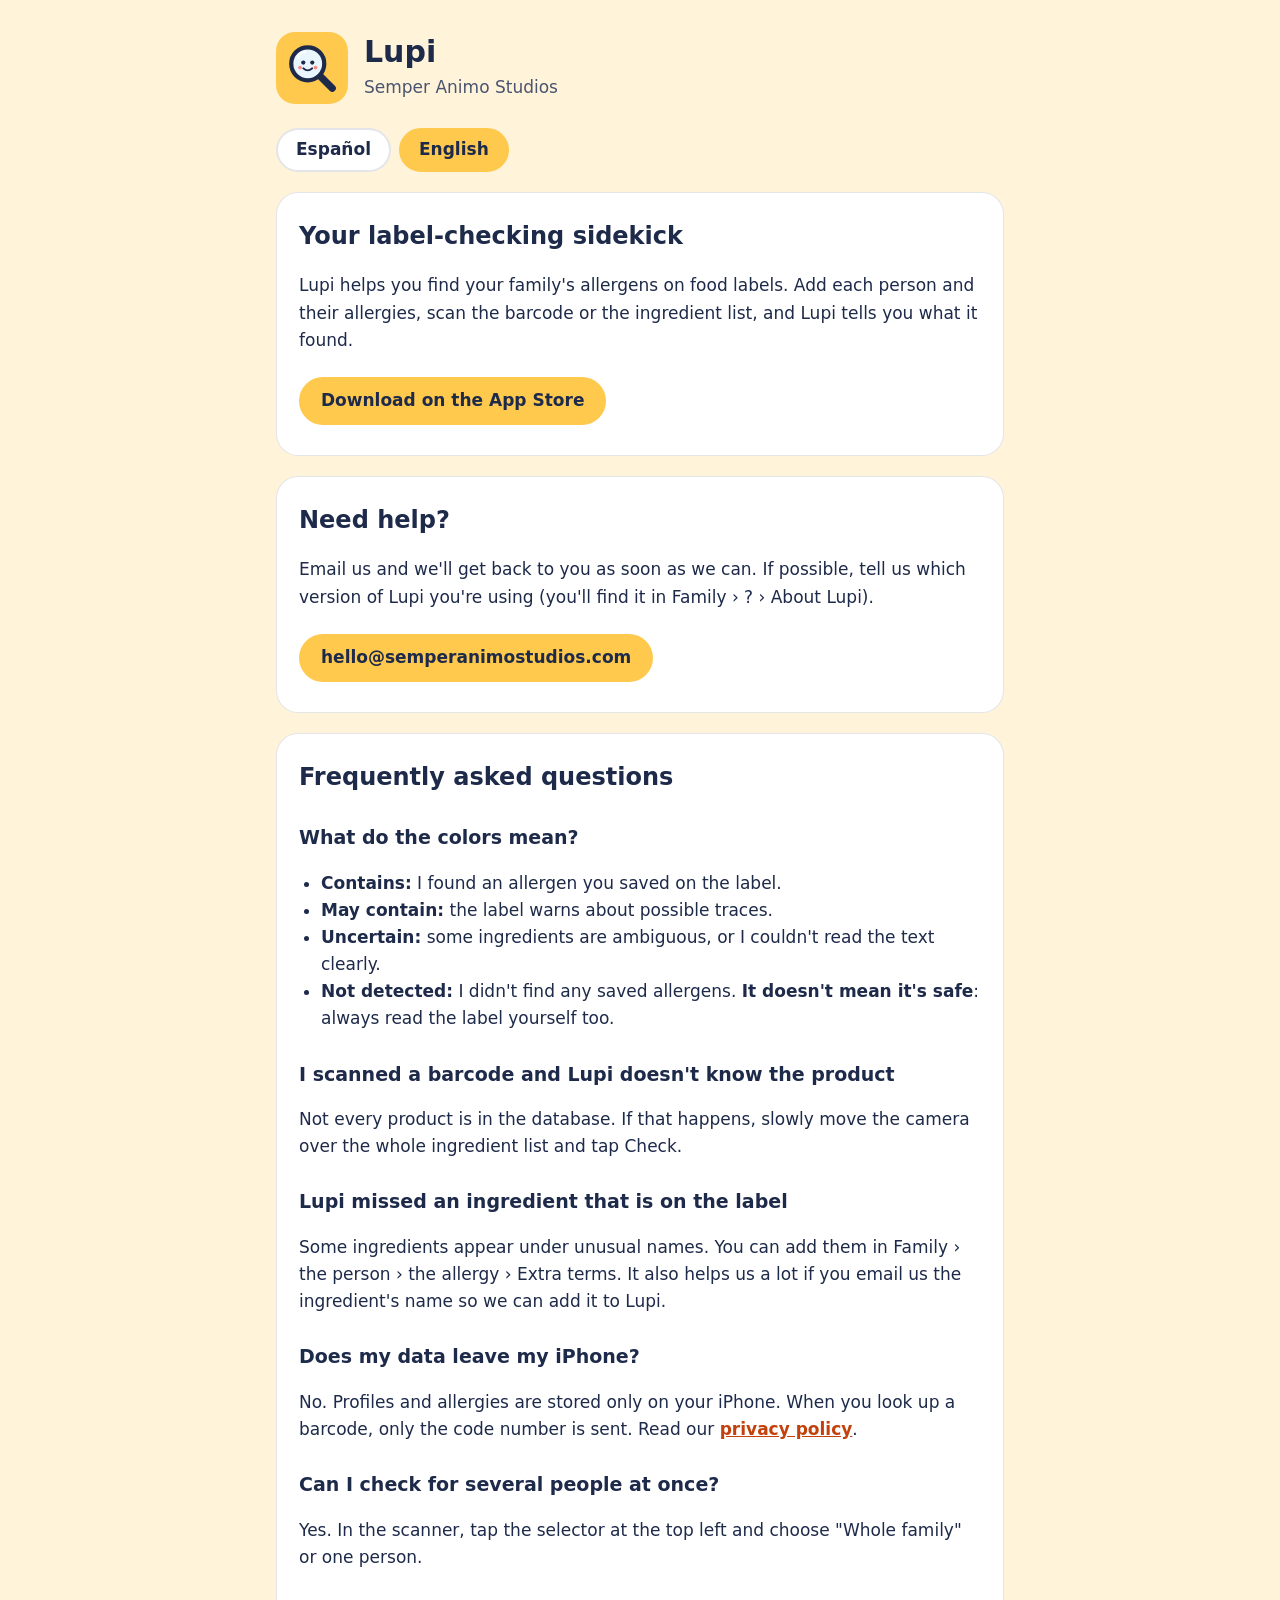
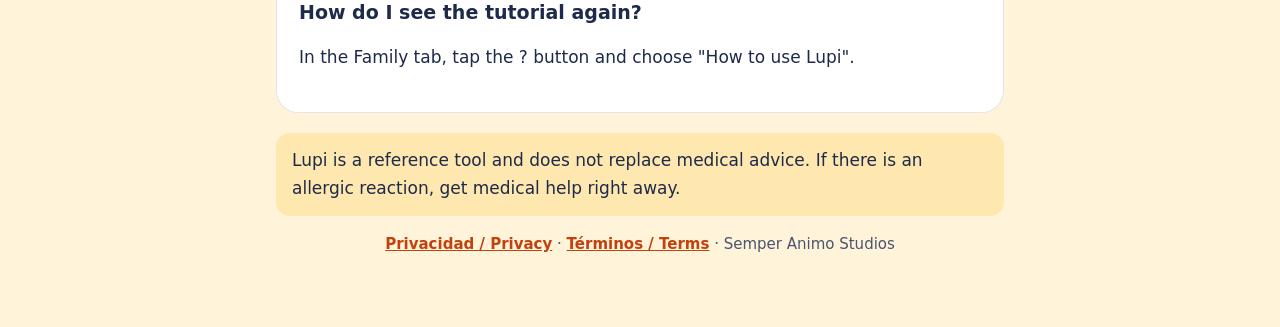
<file: index.html>
<!doctype html>
<html lang="es">
<head>
<meta charset="utf-8">
<meta name="viewport" content="width=device-width, initial-scale=1">
<title>Lupi · Ayuda y soporte</title>
<meta name="titulo-es" content="Lupi · Ayuda y soporte">
<meta name="titulo-en" content="Lupi · Help & Support">
<meta name="description" content="Lupi te ayuda a revisar etiquetas de alimentos para encontrar los alérgenos de tu familia. Ayuda, preguntas frecuentes y contacto.">
<link rel="stylesheet" href="lupi.css">
<script src="lupi.js"></script>
</head>
<body>
<main class="contenedor">

  <header class="encabezado">
    <div class="insignia">
      <svg viewBox="0 0 512 512" aria-hidden="true">
        <line x1="318" y1="318" x2="418" y2="418" stroke="#1E2A4A" stroke-width="58" stroke-linecap="round"/>
        <circle cx="222" cy="222" r="132" fill="#EAF6FF" stroke="#1E2A4A" stroke-width="34"/>
        <path d="M140 180 Q152 140 200 128" fill="none" stroke="#fff" stroke-width="16" stroke-linecap="round"/>
        <circle cx="186" cy="212" r="17" fill="#1E2A4A"/><circle cx="258" cy="212" r="17" fill="#1E2A4A"/>
        <circle cx="160" cy="252" r="15" fill="#FF8A80"/><circle cx="284" cy="252" r="15" fill="#FF8A80"/>
        <path d="M186 258 Q222 292 258 258" fill="none" stroke="#1E2A4A" stroke-width="14" stroke-linecap="round"/>
      </svg>
    </div>
    <div>
      <h1>Lupi</h1>
      <p>Semper Animo Studios</p>
    </div>
  </header>

  <nav class="idiomas" aria-label="Idioma / Language">
    <a href="#es" data-l="es" lang="es">Español</a>
    <a href="#en" data-l="en" lang="en">English</a>
  </nav>

  <!-- ===================== ESPAÑOL ===================== -->
  <div data-idioma="es" lang="es">
    <section class="tarjeta">
      <h2>Tu ayudante para revisar etiquetas</h2>
      <p>Lupi te ayuda a encontrar los alérgenos de tu familia en las etiquetas de los alimentos. Registra a cada persona con sus alergias, escanea el código de barras o la lista de ingredientes, y Lupi te dice qué encontró.</p>
      <a class="boton" href="https://apps.apple.com/app/id1306382446">Descargar en el App Store</a>
    </section>

    <section class="tarjeta">
      <h2>¿Necesitas ayuda?</h2>
      <p>Escríbenos y te respondemos lo antes posible. Si puedes, dinos qué versión de Lupi usas (la encuentras en Familia › ? › Acerca de Lupi).</p>
      <a class="boton" href="mailto:hello@semperanimostudios.com?subject=Ayuda%20con%20Lupi">hello@semperanimostudios.com</a>
    </section>

    <section class="tarjeta">
      <h2>Preguntas frecuentes</h2>

      <h3>¿Qué significan los colores?</h3>
      <ul>
        <li><strong>Contiene:</strong> encontré en la etiqueta un alérgeno que registraste.</li>
        <li><strong>Puede contener:</strong> la etiqueta avisa de posibles trazas.</li>
        <li><strong>Incierto:</strong> hay ingredientes ambiguos o no pude leer bien el texto.</li>
        <li><strong>No detectado:</strong> no encontré alérgenos registrados. <strong>No significa que sea seguro</strong>: lee siempre la etiqueta tú también.</li>
      </ul>

      <h3>Escaneé un código de barras y Lupi no conoce el producto</h3>
      <p>No todos los productos están en la base de datos. En ese caso, mueve la cámara despacio por toda la lista de ingredientes y toca Revisar.</p>

      <h3>Lupi no detectó un ingrediente que sí está en la etiqueta</h3>
      <p>Algunos ingredientes aparecen con nombres poco comunes. Puedes agregarlos en Familia › la persona › la alergia › Términos adicionales. También nos ayuda mucho que nos escribas con el nombre del ingrediente para agregarlo a Lupi.</p>

      <h3>¿Mis datos salen de mi iPhone?</h3>
      <p>No. Los perfiles y las alergias se guardan solo en tu iPhone. Al buscar por código de barras, solo se envía el número del código. Lee nuestra <a href="privacidad/">política de privacidad</a>.</p>

      <h3>¿Puedo revisar para varias personas a la vez?</h3>
      <p>Sí. En el escáner, toca el selector de arriba a la izquierda y elige "Toda la familia" o una persona.</p>

      <h3>¿Cómo vuelvo a ver el tutorial?</h3>
      <p>En la pestaña Familia, toca el botón ? y elige "Cómo usar Lupi".</p>
    </section>

    <div class="destacado">
      Lupi es una herramienta de referencia y no sustituye el consejo médico. Ante una reacción alérgica, busca atención médica de inmediato.
    </div>
  </div>

  <!-- ===================== ENGLISH ===================== -->
  <div data-idioma="en" lang="en">
    <section class="tarjeta">
      <h2>Your label-checking sidekick</h2>
      <p>Lupi helps you find your family's allergens on food labels. Add each person and their allergies, scan the barcode or the ingredient list, and Lupi tells you what it found.</p>
      <a class="boton" href="https://apps.apple.com/app/id1306382446">Download on the App Store</a>
    </section>

    <section class="tarjeta">
      <h2>Need help?</h2>
      <p>Email us and we'll get back to you as soon as we can. If possible, tell us which version of Lupi you're using (you'll find it in Family › ? › About Lupi).</p>
      <a class="boton" href="mailto:hello@semperanimostudios.com?subject=Lupi%20support">hello@semperanimostudios.com</a>
    </section>

    <section class="tarjeta">
      <h2>Frequently asked questions</h2>

      <h3>What do the colors mean?</h3>
      <ul>
        <li><strong>Contains:</strong> I found an allergen you saved on the label.</li>
        <li><strong>May contain:</strong> the label warns about possible traces.</li>
        <li><strong>Uncertain:</strong> some ingredients are ambiguous, or I couldn't read the text clearly.</li>
        <li><strong>Not detected:</strong> I didn't find any saved allergens. <strong>It doesn't mean it's safe</strong>: always read the label yourself too.</li>
      </ul>

      <h3>I scanned a barcode and Lupi doesn't know the product</h3>
      <p>Not every product is in the database. If that happens, slowly move the camera over the whole ingredient list and tap Check.</p>

      <h3>Lupi missed an ingredient that is on the label</h3>
      <p>Some ingredients appear under unusual names. You can add them in Family › the person › the allergy › Extra terms. It also helps us a lot if you email us the ingredient's name so we can add it to Lupi.</p>

      <h3>Does my data leave my iPhone?</h3>
      <p>No. Profiles and allergies are stored only on your iPhone. When you look up a barcode, only the code number is sent. Read our <a href="privacidad/#en">privacy policy</a>.</p>

      <h3>Can I check for several people at once?</h3>
      <p>Yes. In the scanner, tap the selector at the top left and choose "Whole family" or one person.</p>

      <h3>How do I see the tutorial again?</h3>
      <p>In the Family tab, tap the ? button and choose "How to use Lupi".</p>
    </section>

    <div class="destacado">
      Lupi is a reference tool and does not replace medical advice. If there is an allergic reaction, get medical help right away.
    </div>
  </div>

  <footer class="pie">
    <p><a href="privacidad/">Privacidad / Privacy</a> · <a href="terminos/">Términos / Terms</a> · Semper Animo Studios</p>
  </footer>
</main>
</body>
</html>
</file>
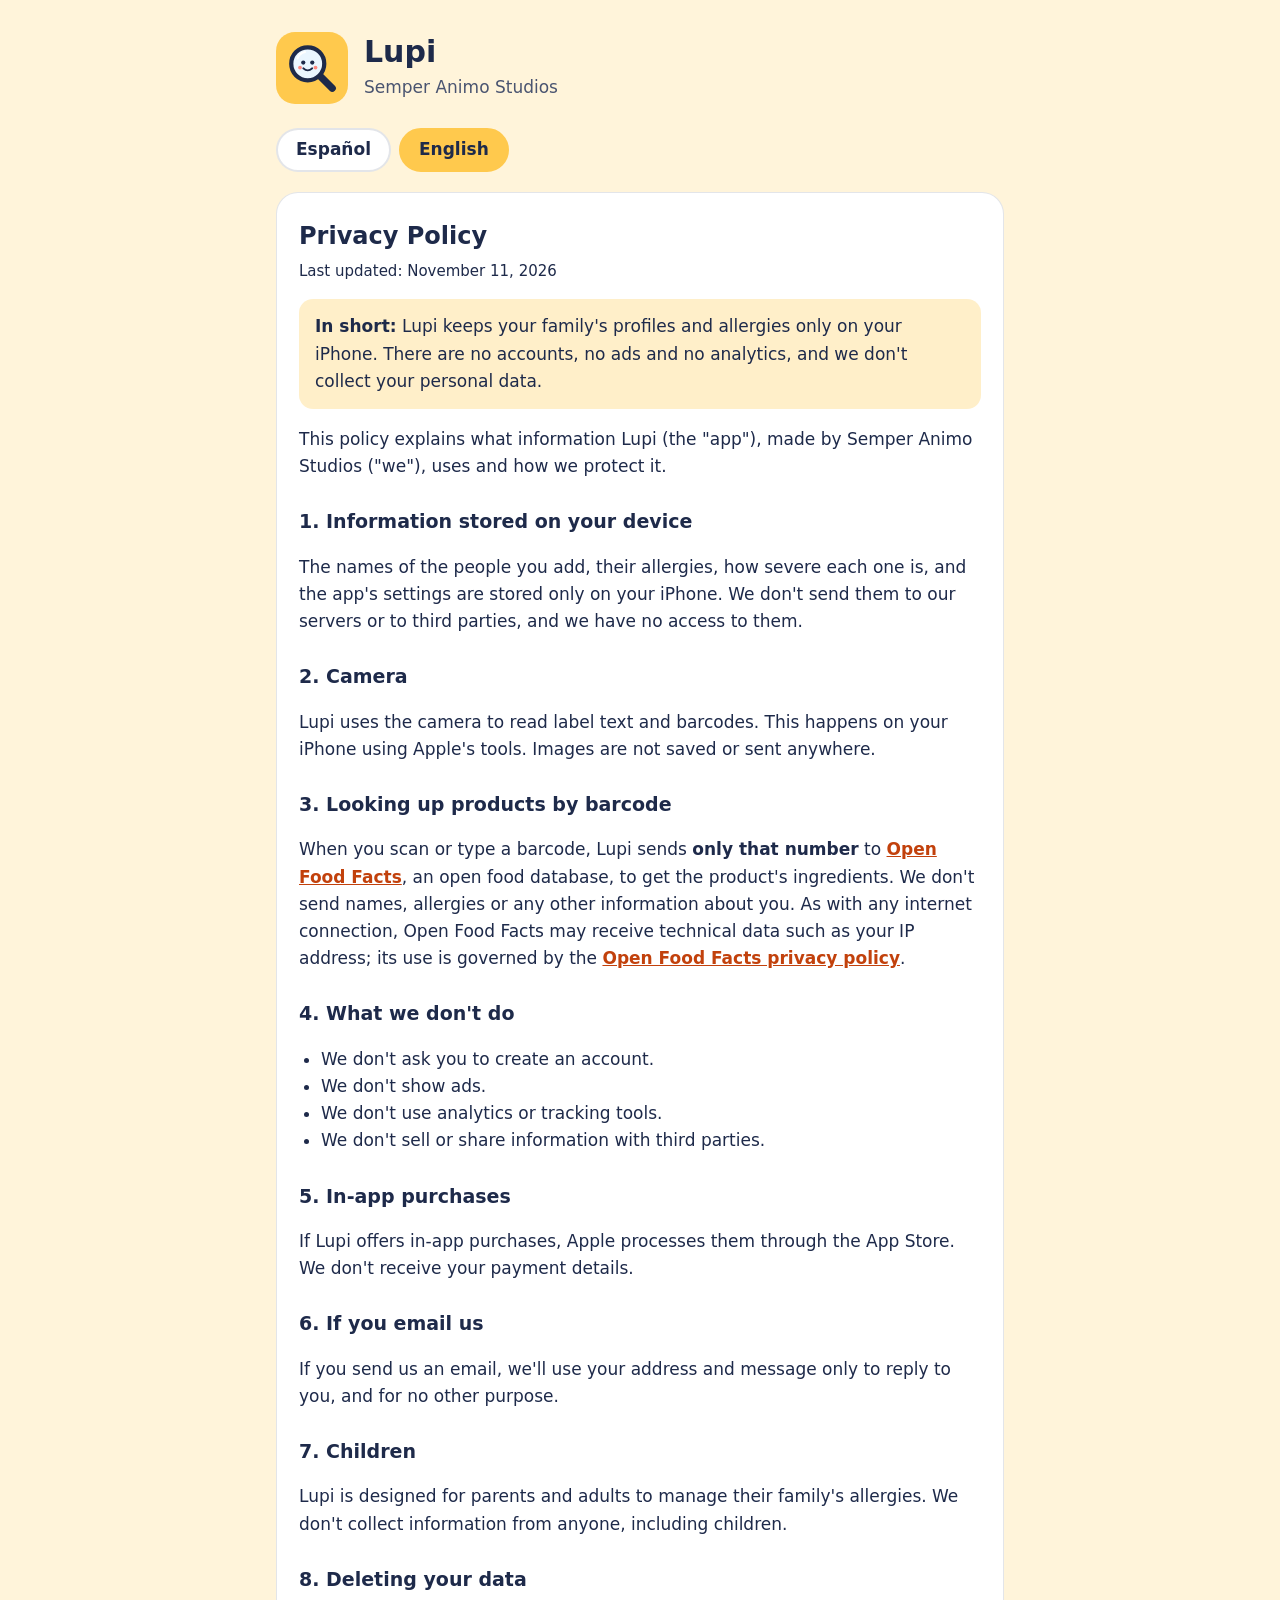
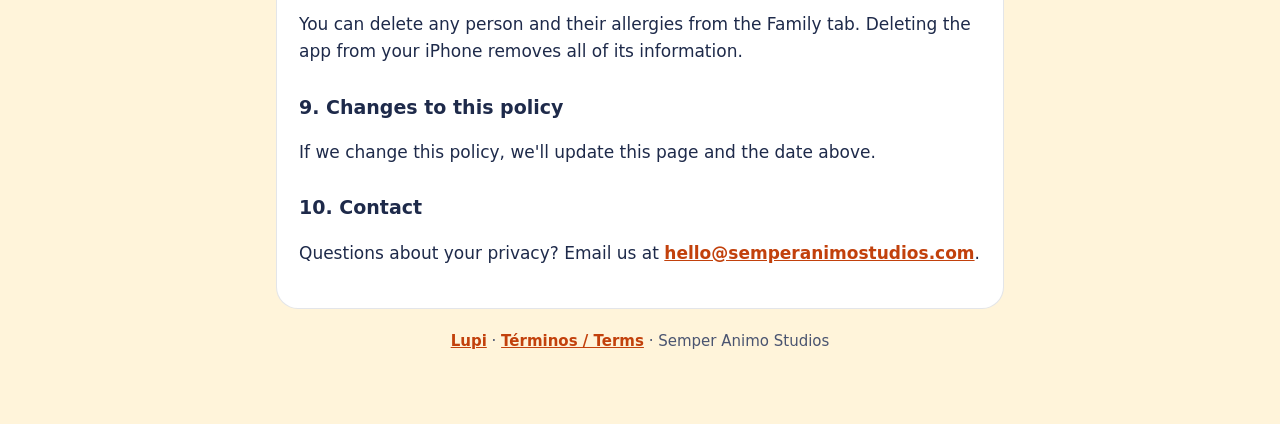
<file: privacidad/index.html>
<!doctype html>
<html lang="es">
<head>
<meta charset="utf-8">
<meta name="viewport" content="width=device-width, initial-scale=1">
<title>Lupi · Política de privacidad</title>
<meta name="titulo-es" content="Lupi · Política de privacidad">
<meta name="titulo-en" content="Lupi · Privacy Policy">
<meta name="description" content="Política de privacidad de Lupi, la app de Semper Animo Studios para revisar alergias en etiquetas de alimentos.">
<link rel="stylesheet" href="../lupi.css">
<script src="../lupi.js"></script>
</head>
<body>
<main class="contenedor">

  <header class="encabezado">
    <div class="insignia">
      <svg viewBox="0 0 512 512" aria-hidden="true">
        <line x1="318" y1="318" x2="418" y2="418" stroke="#1E2A4A" stroke-width="58" stroke-linecap="round"/>
        <circle cx="222" cy="222" r="132" fill="#EAF6FF" stroke="#1E2A4A" stroke-width="34"/>
        <path d="M140 180 Q152 140 200 128" fill="none" stroke="#fff" stroke-width="16" stroke-linecap="round"/>
        <circle cx="186" cy="212" r="17" fill="#1E2A4A"/><circle cx="258" cy="212" r="17" fill="#1E2A4A"/>
        <circle cx="160" cy="252" r="15" fill="#FF8A80"/><circle cx="284" cy="252" r="15" fill="#FF8A80"/>
        <path d="M186 258 Q222 292 258 258" fill="none" stroke="#1E2A4A" stroke-width="14" stroke-linecap="round"/>
      </svg>
    </div>
    <div>
      <h1>Lupi</h1>
      <p>Semper Animo Studios</p>
    </div>
  </header>

  <nav class="idiomas" aria-label="Idioma / Language">
    <a href="#es" data-l="es" lang="es">Español</a>
    <a href="#en" data-l="en" lang="en">English</a>
  </nav>

  <!-- ===================== ESPAÑOL ===================== -->
  <article class="tarjeta" data-idioma="es" lang="es">
    <h2>Política de privacidad</h2>
    <p class="fecha">Última actualización: 11 de noviembre de 2026</p>

    <div class="destacado">
      <strong>En resumen:</strong> Lupi guarda los perfiles y las alergias de tu familia solo en tu iPhone. No tenemos cuentas, no usamos publicidad ni analítica, y no recopilamos tus datos personales.
    </div>

    <p>Esta política explica qué información usa Lupi (la "app"), creada por Semper Animo Studios ("nosotros"), y cómo la protegemos.</p>

    <h3>1. Información que se guarda en tu dispositivo</h3>
    <p>Los nombres de las personas que registras, sus alergias, la severidad de cada una y los ajustes de la app se guardan únicamente en tu iPhone. No los enviamos a nuestros servidores ni a terceros, y nosotros no tenemos acceso a ellos.</p>

    <h3>2. Cámara</h3>
    <p>Lupi usa la cámara para leer el texto de las etiquetas y los códigos de barras. Esa lectura se hace dentro de tu iPhone con las herramientas de Apple. Las imágenes no se guardan ni se envían a ningún lado.</p>

    <h3>3. Búsqueda de productos por código de barras</h3>
    <p>Cuando escaneas o escribes un código de barras, Lupi envía <strong>solo ese número</strong> a <a href="https://world.openfoodfacts.org">Open Food Facts</a>, una base de datos abierta de alimentos, para obtener los ingredientes del producto. No enviamos nombres, alergias ni ningún otro dato tuyo. Como en cualquier conexión a internet, Open Food Facts puede recibir datos técnicos como tu dirección IP; su uso se rige por la <a href="https://world.openfoodfacts.org/privacy">política de privacidad de Open Food Facts</a>.</p>

    <h3>4. Lo que no hacemos</h3>
    <ul>
      <li>No pedimos crear una cuenta.</li>
      <li>No mostramos publicidad.</li>
      <li>No usamos herramientas de analítica ni de rastreo.</li>
      <li>No vendemos ni compartimos información con terceros.</li>
    </ul>

    <h3>5. Compras dentro de la app</h3>
    <p>Si Lupi ofrece compras dentro de la app, Apple las procesa a través del App Store. Nosotros no recibimos tus datos de pago.</p>

    <h3>6. Si nos escribes</h3>
    <p>Si nos envías un correo, usaremos tu dirección y tu mensaje solo para responderte. No los usaremos para otros fines.</p>

    <h3>7. Menores de edad</h3>
    <p>Lupi está pensada para que madres, padres y personas adultas administren las alergias de su familia. No recopilamos información de nadie, incluidos menores de edad.</p>

    <h3>8. Cómo borrar tus datos</h3>
    <p>Puedes borrar a cualquier persona y sus alergias desde la pestaña Familia. Si eliminas la app de tu iPhone, se borra toda su información.</p>

    <h3>9. Cambios a esta política</h3>
    <p>Si cambiamos esta política, actualizaremos esta página y la fecha de arriba.</p>

    <h3>10. Contacto</h3>
    <p>¿Dudas sobre tu privacidad? Escríbenos a <a href="mailto:hello@semperanimostudios.com">hello@semperanimostudios.com</a>.</p>
  </article>

  <!-- ===================== ENGLISH ===================== -->
  <article class="tarjeta" data-idioma="en" lang="en">
    <h2>Privacy Policy</h2>
    <p class="fecha">Last updated: November 11, 2026</p>

    <div class="destacado">
      <strong>In short:</strong> Lupi keeps your family's profiles and allergies only on your iPhone. There are no accounts, no ads and no analytics, and we don't collect your personal data.
    </div>

    <p>This policy explains what information Lupi (the "app"), made by Semper Animo Studios ("we"), uses and how we protect it.</p>

    <h3>1. Information stored on your device</h3>
    <p>The names of the people you add, their allergies, how severe each one is, and the app's settings are stored only on your iPhone. We don't send them to our servers or to third parties, and we have no access to them.</p>

    <h3>2. Camera</h3>
    <p>Lupi uses the camera to read label text and barcodes. This happens on your iPhone using Apple's tools. Images are not saved or sent anywhere.</p>

    <h3>3. Looking up products by barcode</h3>
    <p>When you scan or type a barcode, Lupi sends <strong>only that number</strong> to <a href="https://world.openfoodfacts.org">Open Food Facts</a>, an open food database, to get the product's ingredients. We don't send names, allergies or any other information about you. As with any internet connection, Open Food Facts may receive technical data such as your IP address; its use is governed by the <a href="https://world.openfoodfacts.org/privacy">Open Food Facts privacy policy</a>.</p>

    <h3>4. What we don't do</h3>
    <ul>
      <li>We don't ask you to create an account.</li>
      <li>We don't show ads.</li>
      <li>We don't use analytics or tracking tools.</li>
      <li>We don't sell or share information with third parties.</li>
    </ul>

    <h3>5. In-app purchases</h3>
    <p>If Lupi offers in-app purchases, Apple processes them through the App Store. We don't receive your payment details.</p>

    <h3>6. If you email us</h3>
    <p>If you send us an email, we'll use your address and message only to reply to you, and for no other purpose.</p>

    <h3>7. Children</h3>
    <p>Lupi is designed for parents and adults to manage their family's allergies. We don't collect information from anyone, including children.</p>

    <h3>8. Deleting your data</h3>
    <p>You can delete any person and their allergies from the Family tab. Deleting the app from your iPhone removes all of its information.</p>

    <h3>9. Changes to this policy</h3>
    <p>If we change this policy, we'll update this page and the date above.</p>

    <h3>10. Contact</h3>
    <p>Questions about your privacy? Email us at <a href="mailto:hello@semperanimostudios.com">hello@semperanimostudios.com</a>.</p>
  </article>

  <footer class="pie">
    <p><a href="../">Lupi</a> · <a href="../terminos/">Términos / Terms</a> · Semper Animo Studios</p>
  </footer>
</main>
</body>
</html>
</file>
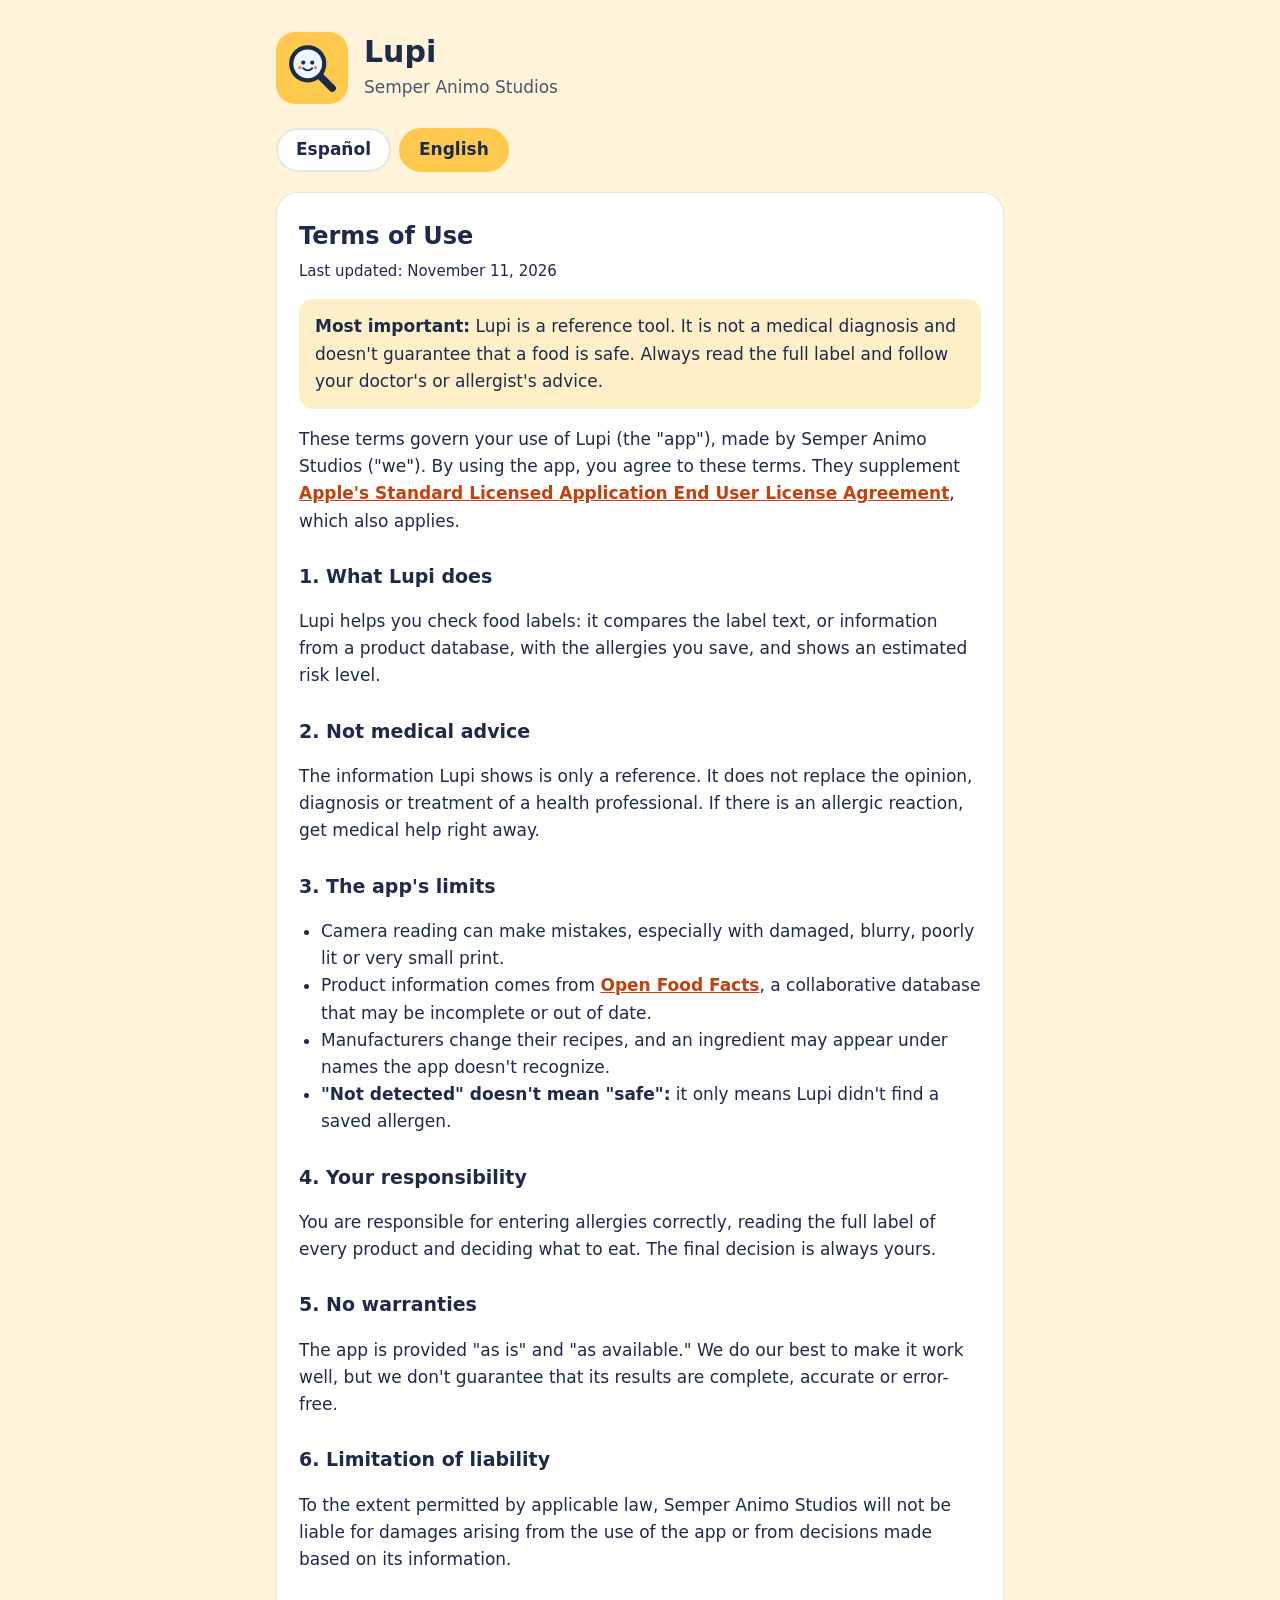
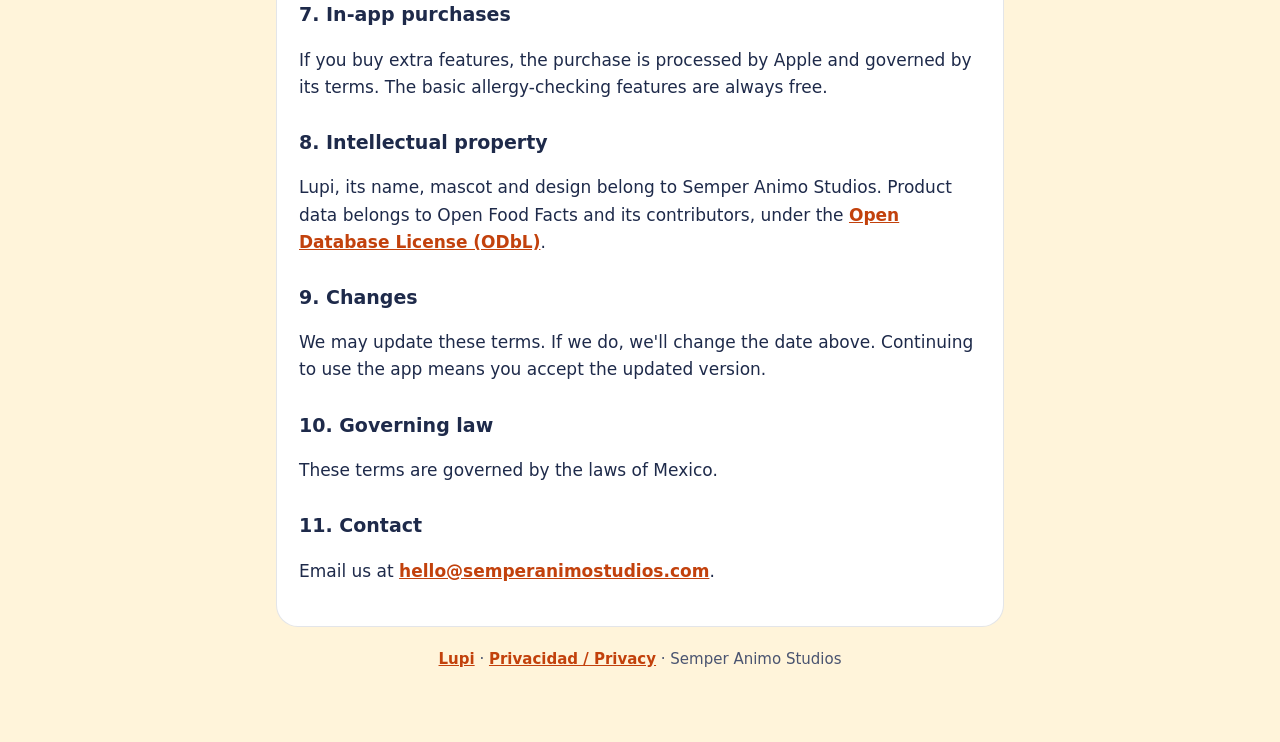
<file: terminos/index.html>
<!doctype html>
<html lang="es">
<head>
<meta charset="utf-8">
<meta name="viewport" content="width=device-width, initial-scale=1">
<title>Lupi · Términos de uso</title>
<meta name="titulo-es" content="Lupi · Términos de uso">
<meta name="titulo-en" content="Lupi · Terms of Use">
<meta name="description" content="Términos de uso de Lupi, la app de Semper Animo Studios para revisar alergias en etiquetas de alimentos.">
<link rel="stylesheet" href="../lupi.css">
<script src="../lupi.js"></script>
</head>
<body>
<main class="contenedor">

  <header class="encabezado">
    <div class="insignia">
      <svg viewBox="0 0 512 512" aria-hidden="true">
        <line x1="318" y1="318" x2="418" y2="418" stroke="#1E2A4A" stroke-width="58" stroke-linecap="round"/>
        <circle cx="222" cy="222" r="132" fill="#EAF6FF" stroke="#1E2A4A" stroke-width="34"/>
        <path d="M140 180 Q152 140 200 128" fill="none" stroke="#fff" stroke-width="16" stroke-linecap="round"/>
        <circle cx="186" cy="212" r="17" fill="#1E2A4A"/><circle cx="258" cy="212" r="17" fill="#1E2A4A"/>
        <circle cx="160" cy="252" r="15" fill="#FF8A80"/><circle cx="284" cy="252" r="15" fill="#FF8A80"/>
        <path d="M186 258 Q222 292 258 258" fill="none" stroke="#1E2A4A" stroke-width="14" stroke-linecap="round"/>
      </svg>
    </div>
    <div>
      <h1>Lupi</h1>
      <p>Semper Animo Studios</p>
    </div>
  </header>

  <nav class="idiomas" aria-label="Idioma / Language">
    <a href="#es" data-l="es" lang="es">Español</a>
    <a href="#en" data-l="en" lang="en">English</a>
  </nav>

  <!-- ===================== ESPAÑOL ===================== -->
  <article class="tarjeta" data-idioma="es" lang="es">
    <h2>Términos de uso</h2>
    <p class="fecha">Última actualización: 11 de noviembre de 2026</p>

    <div class="destacado">
      <strong>Lo más importante:</strong> Lupi es una herramienta de referencia. No es un diagnóstico médico y no garantiza que un alimento sea seguro. Lee siempre la etiqueta completa y sigue las indicaciones de tu médico o alergólogo.
    </div>

    <p>Estos términos regulan el uso de Lupi (la "app"), creada por Semper Animo Studios ("nosotros"). Al usar la app, aceptas estos términos. Complementan el <a href="https://www.apple.com/legal/internet-services/itunes/dev/stdeula/">Contrato de licencia de usuario final estándar de Apple</a>, que también aplica.</p>

    <h3>1. Qué hace Lupi</h3>
    <p>Lupi te ayuda a revisar etiquetas de alimentos: compara el texto de la etiqueta, o la información de una base de datos de productos, con las alergias que registras, y muestra un nivel de riesgo estimado.</p>

    <h3>2. No es consejo médico</h3>
    <p>La información que muestra Lupi es solo una referencia. No sustituye la opinión, el diagnóstico ni el tratamiento de un profesional de la salud. Ante una reacción alérgica, busca atención médica de inmediato.</p>

    <h3>3. Límites de la app</h3>
    <ul>
      <li>La lectura con cámara puede equivocarse, sobre todo con etiquetas dañadas, borrosas, con poca luz o con letra muy pequeña.</li>
      <li>La información de productos viene de <a href="https://world.openfoodfacts.org">Open Food Facts</a>, una base de datos colaborativa que puede estar incompleta o desactualizada.</li>
      <li>Los fabricantes cambian sus recetas, y un ingrediente puede aparecer con nombres que la app no reconoce.</li>
      <li><strong>"No detectado" no significa "seguro":</strong> solo significa que Lupi no encontró un alérgeno registrado.</li>
    </ul>

    <h3>4. Tu responsabilidad</h3>
    <p>Eres responsable de registrar correctamente las alergias, de leer la etiqueta completa de cada producto y de decidir qué consumir. La decisión final siempre es tuya.</p>

    <h3>5. Sin garantías</h3>
    <p>La app se ofrece "tal cual" y "según disponibilidad". Hacemos nuestro mejor esfuerzo para que funcione bien, pero no garantizamos que sus resultados sean completos, exactos o libres de errores.</p>

    <h3>6. Limitación de responsabilidad</h3>
    <p>En la medida que lo permita la ley aplicable, Semper Animo Studios no será responsable por daños derivados del uso de la app o de decisiones tomadas con base en su información.</p>

    <h3>7. Compras dentro de la app</h3>
    <p>Si compras funciones adicionales, la compra se procesa a través de Apple y se rige por sus condiciones. Las funciones básicas de revisión de alergias siempre son gratuitas.</p>

    <h3>8. Propiedad intelectual</h3>
    <p>Lupi, su nombre, su mascota y su diseño son propiedad de Semper Animo Studios. Los datos de productos pertenecen a Open Food Facts y sus colaboradores, bajo la licencia <a href="https://opendatacommons.org/licenses/odbl/1-0/">Open Database License (ODbL)</a>.</p>

    <h3>9. Cambios</h3>
    <p>Podemos actualizar estos términos. Si lo hacemos, cambiaremos la fecha de arriba. Seguir usando la app significa que aceptas la versión actualizada.</p>

    <h3>10. Ley aplicable</h3>
    <p>Estos términos se rigen por las leyes de México.</p>

    <h3>11. Contacto</h3>
    <p>Escríbenos a <a href="mailto:hello@semperanimostudios.com">hello@semperanimostudios.com</a>.</p>
  </article>

  <!-- ===================== ENGLISH ===================== -->
  <article class="tarjeta" data-idioma="en" lang="en">
    <h2>Terms of Use</h2>
    <p class="fecha">Last updated: November 11, 2026</p>

    <div class="destacado">
      <strong>Most important:</strong> Lupi is a reference tool. It is not a medical diagnosis and doesn't guarantee that a food is safe. Always read the full label and follow your doctor's or allergist's advice.
    </div>

    <p>These terms govern your use of Lupi (the "app"), made by Semper Animo Studios ("we"). By using the app, you agree to these terms. They supplement <a href="https://www.apple.com/legal/internet-services/itunes/dev/stdeula/">Apple's Standard Licensed Application End User License Agreement</a>, which also applies.</p>

    <h3>1. What Lupi does</h3>
    <p>Lupi helps you check food labels: it compares the label text, or information from a product database, with the allergies you save, and shows an estimated risk level.</p>

    <h3>2. Not medical advice</h3>
    <p>The information Lupi shows is only a reference. It does not replace the opinion, diagnosis or treatment of a health professional. If there is an allergic reaction, get medical help right away.</p>

    <h3>3. The app's limits</h3>
    <ul>
      <li>Camera reading can make mistakes, especially with damaged, blurry, poorly lit or very small print.</li>
      <li>Product information comes from <a href="https://world.openfoodfacts.org">Open Food Facts</a>, a collaborative database that may be incomplete or out of date.</li>
      <li>Manufacturers change their recipes, and an ingredient may appear under names the app doesn't recognize.</li>
      <li><strong>"Not detected" doesn't mean "safe":</strong> it only means Lupi didn't find a saved allergen.</li>
    </ul>

    <h3>4. Your responsibility</h3>
    <p>You are responsible for entering allergies correctly, reading the full label of every product and deciding what to eat. The final decision is always yours.</p>

    <h3>5. No warranties</h3>
    <p>The app is provided "as is" and "as available." We do our best to make it work well, but we don't guarantee that its results are complete, accurate or error-free.</p>

    <h3>6. Limitation of liability</h3>
    <p>To the extent permitted by applicable law, Semper Animo Studios will not be liable for damages arising from the use of the app or from decisions made based on its information.</p>

    <h3>7. In-app purchases</h3>
    <p>If you buy extra features, the purchase is processed by Apple and governed by its terms. The basic allergy-checking features are always free.</p>

    <h3>8. Intellectual property</h3>
    <p>Lupi, its name, mascot and design belong to Semper Animo Studios. Product data belongs to Open Food Facts and its contributors, under the <a href="https://opendatacommons.org/licenses/odbl/1-0/">Open Database License (ODbL)</a>.</p>

    <h3>9. Changes</h3>
    <p>We may update these terms. If we do, we'll change the date above. Continuing to use the app means you accept the updated version.</p>

    <h3>10. Governing law</h3>
    <p>These terms are governed by the laws of Mexico.</p>

    <h3>11. Contact</h3>
    <p>Email us at <a href="mailto:hello@semperanimostudios.com">hello@semperanimostudios.com</a>.</p>
  </article>

  <footer class="pie">
    <p><a href="../">Lupi</a> · <a href="../privacidad/">Privacidad / Privacy</a> · Semper Animo Studios</p>
  </footer>
</main>
</body>
</html>
</file>
<file: lupi.css>
/* Estilos compartidos de las páginas de Lupi — Semper Animo Studios */
:root {
  --fondo: #FFF4DA;
  --tarjeta: #FFFFFF;
  --texto: #1E2A4A;
  --texto-suave: #4A5470;
  --amarillo: #FFC94D;
  --acento: #C2410C;
  --borde: rgba(30, 42, 74, 0.12);
  --destacado: rgba(255, 201, 77, 0.30);
}
@media (prefers-color-scheme: dark) {
  :root {
    --fondo: #1B2440;
    --tarjeta: #28355E;
    --texto: #F4F1E8;
    --texto-suave: #C9CEDD;
    --acento: #FFC94D;
    --borde: rgba(244, 241, 232, 0.14);
    --destacado: #34447A;
  }
}
* { box-sizing: border-box; }
html { -webkit-text-size-adjust: 100%; }
body {
  margin: 0;
  background: var(--fondo);
  color: var(--texto);
  font-family: ui-rounded, "SF Pro Rounded", system-ui, -apple-system, "Segoe UI", Roboto, sans-serif;
  font-size: 17px;
  line-height: 1.6;
}
a { color: var(--acento); font-weight: 600; }
a:hover { text-decoration: none; }
.contenedor { max-width: 760px; margin: 0 auto; padding: 24px 16px 56px; }

/* Encabezado */
.encabezado { display: flex; align-items: center; gap: 16px; margin: 8px 0 24px; }
.insignia {
  width: 72px; height: 72px; flex: none;
  background: var(--amarillo); border-radius: 19px;
  display: grid; place-items: center;
}
.insignia svg { width: 64px; height: 64px; }
.encabezado h1 { margin: 0; font-size: 30px; line-height: 1.15; }
.encabezado p { margin: 4px 0 0; color: var(--texto-suave); }

/* Selector de idioma */
.idiomas { display: flex; gap: 8px; margin-bottom: 20px; }
.idiomas a {
  display: inline-flex; align-items: center; min-height: 44px; padding: 0 18px;
  border-radius: 999px; border: 2px solid var(--borde);
  color: var(--texto); text-decoration: none; background: var(--tarjeta);
}
.idiomas a[aria-current="true"] { background: var(--amarillo); border-color: var(--amarillo); color: #1E2A4A; }

/* Contenido */
.tarjeta {
  background: var(--tarjeta); border-radius: 22px; padding: 24px 22px;
  border: 1px solid var(--borde); margin-bottom: 20px;
}
.tarjeta h2 { font-size: 24px; margin: 0 0 4px; }
.tarjeta h3 { font-size: 19px; margin: 26px 0 6px; }
.tarjeta p, .tarjeta li { color: var(--texto); }
.tarjeta ul { padding-left: 22px; }
.fecha { color: var(--texto-suave); font-size: 15px; margin: 0 0 12px; }
.destacado {
  background: var(--destacado); border-radius: 14px; padding: 14px 16px; margin: 16px 0;
}
.boton {
  display: inline-flex; align-items: center; min-height: 48px; padding: 0 22px; margin: 6px 0;
  border-radius: 999px; background: var(--amarillo); color: #1E2A4A; text-decoration: none;
}

/* Pie */
.pie { text-align: center; color: var(--texto-suave); font-size: 15px; }
.pie a { font-weight: 600; }

/* Mostrar un idioma a la vez (si no hay JavaScript, se ven los dos) */
.js [data-idioma] { display: none; }
.js [data-idioma].visible { display: block; }
</file>
